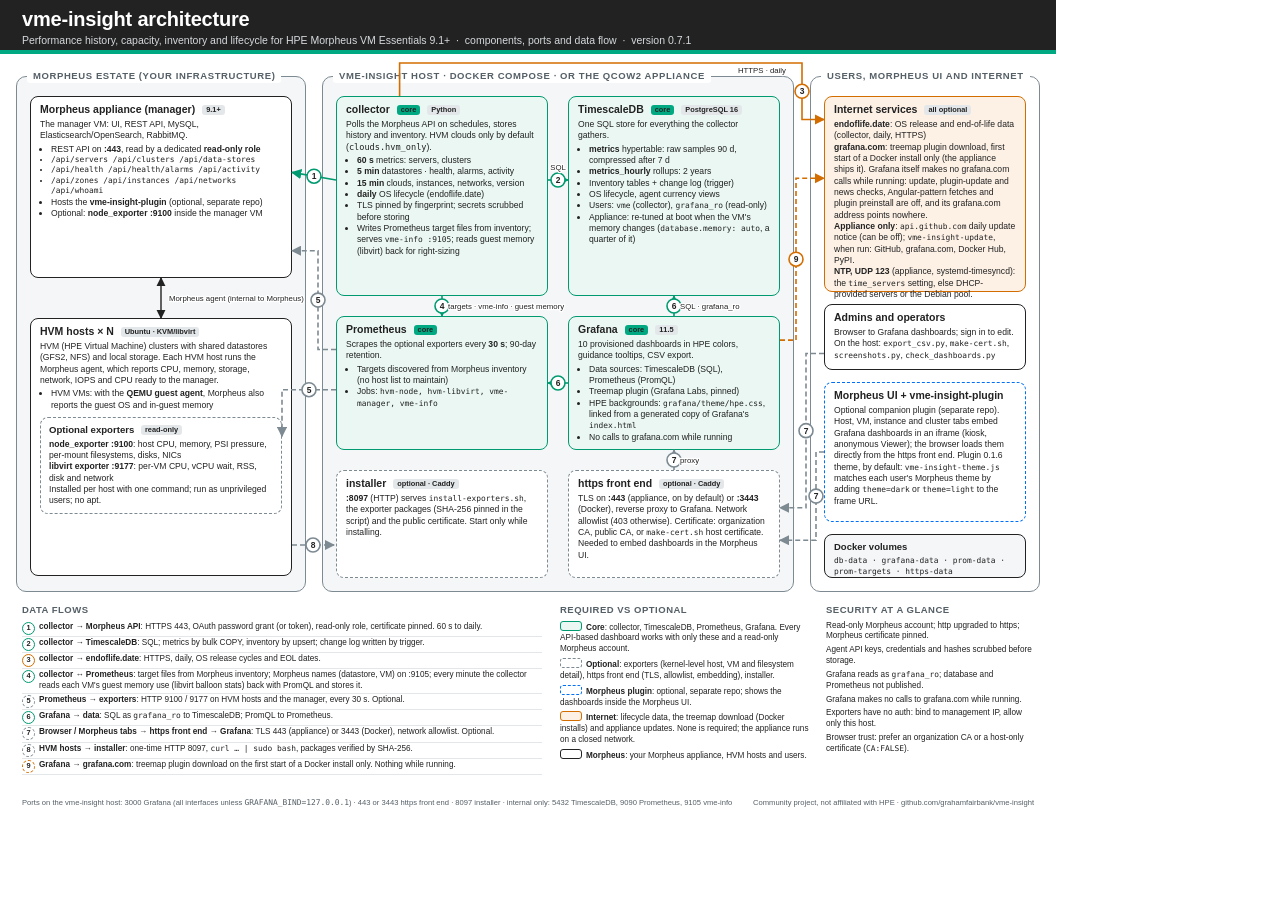
<file: docs/architecture/architecture.html>
<!doctype html>
<html lang="en">
<head>
<meta charset="utf-8">
<title>vme-insight architecture</title>
<style>
  @page { size: 11in 8.5in; margin: 0; }
  /* HPE Design System colors, as in the dashboards (vme-insight 0.7.0). Text is ink or muted (4.5:1 or more);
     the palette colors are used for borders, lines and fills (3:1 or more against their background). */
  :root {
    --ink: #222222; --muted: #555f66; --line: #7d8a92; --zone: #f4f6f7; --hair: #e3e7e9;
    --brand: #01a982; --core: #009a71; --core-bg: #eaf7f3; --opt: #7d8a92; --opt-bg: #ffffff;
    --ext: #d36d00; --ext-bg: #fdf1e6; --info: #0070f8; --info-bg: #eaf2fe; --mor: #222222; --dark: #222222;
  }
  * { box-sizing: border-box; }
  html, body { margin: 0; padding: 0; }
  body { width: 1056px; height: 816px; position: relative; overflow: hidden; background: #ffffff;
         font-family: "Inter", "Helvetica Neue", Helvetica, Arial, "Liberation Sans", sans-serif; color: var(--ink);
         -webkit-print-color-adjust: exact; print-color-adjust: exact; }
  .hbar { position: absolute; left: 0; top: 0; width: 1056px; height: 54px; background: var(--dark);
          border-bottom: 4px solid var(--brand); }
  h1 { position: absolute; left: 22px; top: 8px; margin: 0; font-size: 20px; font-weight: 700; letter-spacing: -0.2px; color: #ffffff; }
  .sub { position: absolute; left: 22px; top: 34px; font-size: 10.5px; color: #d5dadd; }
  .zone { position: absolute; border: 1px solid var(--line); background: var(--zone); border-radius: 10px; }
  .zone > .zt { position: absolute; left: 10px; top: -8px; background: #ffffff; padding: 0 6px; font-size: 9.5px; line-height: 14px;
                font-weight: 700; letter-spacing: 0.6px; text-transform: uppercase; color: var(--muted); border-radius: 3px; }
  .box { position: absolute; border-radius: 8px; padding: 6px 9px; font-size: 8.6px; line-height: 1.32; background: var(--core-bg);
         border: 1.5px solid var(--core); }
  .box.opt { border: 1.5px dashed var(--opt); background: var(--opt-bg); }
  .box.ext { border: 1.5px solid var(--ext); background: var(--ext-bg); }
  .box.mor { border: 1.5px solid var(--mor); background: #ffffff; }
  .box.plug { border: 1.5px dashed var(--info); background: #ffffff; }
  .box b.t { display: block; font-size: 10.5px; margin-bottom: 2px; }
  .box .tag { display: inline-block; font-size: 7.4px; font-weight: 700; padding: 0 4px; border-radius: 3px; margin-left: 4px;
              vertical-align: 1px; background: #e3e7e9; color: var(--ink); }
  .box .tag.c { background: var(--brand); color: var(--ink); }
  .box ul { margin: 2px 0 0 0; padding-left: 11px; }
  .box li { margin: 0; }
  .mono { font-family: "DejaVu Sans Mono", Menlo, Consolas, monospace; font-size: 7.9px; }
  svg#flows { position: absolute; left: 0; top: 0; width: 1056px; height: 816px; pointer-events: none; overflow: visible; }
  .badge { font-size: 8.5px; font-weight: 700; fill: #222222; }
  .lbl { font-size: 7.8px; fill: #222222; paint-order: stroke; stroke: #ffffff; stroke-width: 2.6px; stroke-linejoin: round; }
  .bottom { position: absolute; top: 604px; height: 180px; font-size: 8.2px; line-height: 1.32; }
  .bottom h3 { margin: 0 0 4px 0; font-size: 9.5px; letter-spacing: 0.5px; text-transform: uppercase; color: var(--muted); }
  table.flows { border-collapse: collapse; width: 100%; }
  table.flows td { padding: 1.1px 4px 1.1px 0; vertical-align: top; border-bottom: 1px solid var(--hair); }
  table.flows td.n { width: 16px; }
  .dot { display: inline-block; width: 13px; height: 13px; border-radius: 50%; background: #ffffff; border: 1.6px solid var(--core);
         color: var(--ink); font-size: 7.4px; font-weight: 700; text-align: center; line-height: 10px; }
  .dot.o { border: 1.6px dashed var(--opt); }
  .dot.x { border-color: var(--ext); }
  .bottom p { margin: 0 0 3px 0; }
  .key span.sw { display: inline-block; width: 22px; height: 10px; border-radius: 3px; vertical-align: -1px; margin-right: 4px; }
  footer { position: absolute; left: 22px; right: 22px; bottom: 8px; font-size: 7.6px; line-height: 1.3; color: var(--muted);
           display: flex; justify-content: space-between; gap: 16px; }
</style>
</head>
<body>
<div class="hbar"></div>
<h1>vme-insight architecture</h1>
<div class="sub">Performance history, capacity, inventory and lifecycle for HPE Morpheus VM Essentials 9.1+ &nbsp;·&nbsp; components, ports and data flow &nbsp;·&nbsp; version 0.7.1</div>

<!-- ============================== zones -->
<div class="zone" style="left:16px; top:76px; width:290px; height:516px;"><div class="zt">Morpheus estate (your infrastructure)</div></div>
<div class="zone" style="left:322px; top:76px; width:472px; height:516px;"><div class="zt">vme-insight host · Docker Compose · or the QCOW2 appliance</div></div>
<div class="zone" style="left:810px; top:76px; width:230px; height:516px; background:#ffffff;"><div class="zt">Users, Morpheus UI and internet</div></div>

<!-- ============================== Morpheus estate -->
<div class="box mor" id="manager" style="left:30px; top:96px; width:262px; height:182px;">
  <b class="t">Morpheus appliance (manager) <span class="tag">9.1+</span></b>
  The manager VM: UI, REST API, MySQL, Elasticsearch/OpenSearch, RabbitMQ.
  <ul>
    <li>REST API on <b>:443</b>, read by a dedicated <b>read-only role</b></li>
    <li class="mono">/api/servers /api/clusters /api/data-stores</li>
    <li class="mono">/api/health /api/health/alarms /api/activity</li>
    <li class="mono">/api/zones /api/instances /api/networks /api/whoami</li>
    <li>Hosts the <b>vme-insight-plugin</b> (optional, separate repo)</li>
    <li>Optional: <b>node_exporter :9100</b> inside the manager VM</li>
  </ul>
</div>

<div class="box mor" id="hosts" style="left:30px; top:318px; width:262px; height:258px;">
  <b class="t">HVM hosts × N <span class="tag">Ubuntu · KVM/libvirt</span></b>
  HVM (HPE Virtual Machine) clusters with shared datastores (GFS2, NFS) and local storage. Each HVM host runs the
  Morpheus agent, which reports CPU, memory, storage, network, IOPS and CPU ready to the manager.
  <ul>
    <li>HVM VMs: with the <b>QEMU guest agent</b>, Morpheus also reports the guest OS and in-guest memory</li>
  </ul>
  <div class="box opt" id="exporters" style="position:relative; margin-top:6px; left:0; top:0; width:100%; padding:6px 8px;">
    <b class="t" style="font-size:9.6px;">Optional exporters <span class="tag">read-only</span></b>
    <b>node_exporter :9100</b>: host CPU, memory, PSI pressure, per-mount filesystems, disks, NICs<br>
    <b>libvirt exporter :9177</b>: per-VM CPU, vCPU wait, RSS, disk and network<br>
    Installed per host with one command; run as unprivileged users; no apt.
  </div>
</div>

<!-- ============================== vme-insight host -->
<div class="box" id="collector" style="left:336px; top:96px; width:212px; height:200px;">
  <b class="t">collector <span class="tag c">core</span> <span class="tag">Python</span></b>
  Polls the Morpheus API on schedules, stores history and inventory. HVM clouds only by default (<code>clouds.hvm_only</code>).
  <ul>
    <li><b>60 s</b> metrics: servers, clusters</li>
    <li><b>5 min</b> datastores · health, alarms, activity</li>
    <li><b>15 min</b> clouds, instances, networks, version</li>
    <li><b>daily</b> OS lifecycle (endoflife.date)</li>
    <li>TLS pinned by fingerprint; secrets scrubbed before storing</li>
    <li>Writes Prometheus target files from inventory; serves <span class="mono">vme-info :9105</span>; reads guest memory (libvirt) back for right-sizing</li>
  </ul>
</div>

<div class="box" id="tsdb" style="left:568px; top:96px; width:212px; height:200px;">
  <b class="t">TimescaleDB <span class="tag c">core</span> <span class="tag">PostgreSQL 16</span></b>
  One SQL store for everything the collector gathers.
  <ul>
    <li><b>metrics</b> hypertable: raw samples 90 d, compressed after 7 d</li>
    <li><b>metrics_hourly</b> rollups: 2 years</li>
    <li>Inventory tables + change log (trigger)</li>
    <li>OS lifecycle, agent currency views</li>
    <li>Users: <span class="mono">vme</span> (collector), <span class="mono">grafana_ro</span> (read-only)</li>
    <li>Appliance: re-tuned at boot when the VM's memory changes (<span class="mono">database.memory: auto</span>, a quarter of it)</li>
  </ul>
</div>

<div class="box" id="prom" style="left:336px; top:316px; width:212px; height:134px;">
  <b class="t">Prometheus <span class="tag c">core</span></b>
  Scrapes the optional exporters every <b>30 s</b>; 90-day retention.
  <ul>
    <li>Targets discovered from Morpheus inventory (no host list to maintain)</li>
    <li>Jobs: <span class="mono">hvm-node, hvm-libvirt, vme-manager, vme-info</span></li>
  </ul>
</div>

<div class="box" id="grafana" style="left:568px; top:316px; width:212px; height:134px;">
  <b class="t">Grafana <span class="tag c">core</span> <span class="tag">11.5</span></b>
  10 provisioned dashboards in HPE colors, guidance tooltips, CSV export.
  <ul>
    <li>Data sources: TimescaleDB (SQL), Prometheus (PromQL)</li>
    <li>Treemap plugin (Grafana Labs, pinned)</li>
    <li>HPE backgrounds: <span class="mono">grafana/theme/hpe.css</span>, linked from a generated copy of Grafana's <span class="mono">index.html</span></li>
    <li>No calls to grafana.com while running</li>
  </ul>
</div>

<div class="box opt" id="installer" style="left:336px; top:470px; width:212px; height:108px;">
  <b class="t">installer <span class="tag">optional · Caddy</span></b>
  <b>:8097</b> (HTTP) serves <span class="mono">install-exporters.sh</span>, the exporter packages
  (SHA-256 pinned in the script) and the public certificate. Start only while installing.
</div>

<div class="box opt" id="https" style="left:568px; top:470px; width:212px; height:108px;">
  <b class="t">https front end <span class="tag">optional · Caddy</span></b>
  TLS on <b>:443</b> (appliance, on by default) or <b>:3443</b> (Docker), reverse proxy to Grafana.
  Network allowlist (403 otherwise). Certificate: organization CA, public CA, or <span class="mono">make-cert.sh</span>
  host certificate. Needed to embed dashboards in the Morpheus UI.
</div>

<!-- ============================== right column -->
<div class="box ext" id="internet" style="left:824px; top:96px; width:202px; height:196px;">
  <b class="t">Internet services <span class="tag">all optional</span></b>
  <b>endoflife.date</b>: OS release and end-of-life data (collector, daily, HTTPS)<br>
  <b>grafana.com</b>: treemap plugin download, first start of a Docker install only (the appliance ships it).
  Grafana itself makes no grafana.com calls while running: update, plugin-update and news checks, Angular-pattern
  fetches and plugin preinstall are off, and its grafana.com address points nowhere.<br>
  <b>Appliance only</b>: <span class="mono">api.github.com</span> daily update notice (can be off);
  <span class="mono">vme-insight-update</span>, when run: GitHub, grafana.com, Docker Hub, PyPI.<br>
  <b>NTP, UDP 123</b> (appliance, systemd-timesyncd): the <span class="mono">time_servers</span> setting, else
  DHCP-provided servers or the Debian pool.
</div>

<div class="box mor" id="browser" style="left:824px; top:304px; width:202px; height:66px;">
  <b class="t">Admins and operators</b>
  Browser to Grafana dashboards; sign in to edit.
  On the host: <span class="mono">export_csv.py</span>, <span class="mono">make-cert.sh</span>,
  <span class="mono">screenshots.py</span>, <span class="mono">check_dashboards.py</span>
</div>

<div class="box plug" id="vmeui" style="left:824px; top:382px; width:202px; height:140px;">
  <b class="t">Morpheus UI + vme-insight-plugin</b>
  Optional companion plugin (separate repo). Host, VM, instance and cluster tabs embed Grafana dashboards in an
  iframe (kiosk, anonymous Viewer); the browser loads them directly from the https front end.
  Plugin 0.1.6 theme, by default: <span class="mono">vme-insight-theme.js</span> matches each user's Morpheus theme
  by adding <span class="mono">theme=dark</span> or <span class="mono">theme=light</span> to the frame URL.
</div>

<div class="box mor" id="docker" style="left:824px; top:534px; width:202px; height:44px; background:#f4f6f7;">
  <b class="t" style="font-size:9.5px; margin-bottom:1px;">Docker volumes</b>
  <span class="mono">db-data · grafana-data · prom-data · prom-targets · https-data</span>
</div>

<svg id="flows" xmlns="http://www.w3.org/2000/svg">
  <defs>
    <marker id="ahc" viewBox="0 0 10 10" refX="9" refY="5" markerWidth="6.5" markerHeight="6.5" orient="auto-start-reverse">
      <path d="M0,0 L10,5 L0,10 z" fill="#009a71"/></marker>
    <marker id="ahx" viewBox="0 0 10 10" refX="9" refY="5" markerWidth="6.5" markerHeight="6.5" orient="auto-start-reverse">
      <path d="M0,0 L10,5 L0,10 z" fill="#d36d00"/></marker>
    <marker id="ahg" viewBox="0 0 10 10" refX="9" refY="5" markerWidth="6.5" markerHeight="6.5" orient="auto-start-reverse">
      <path d="M0,0 L10,5 L0,10 z" fill="#7d8a92"/></marker>
    <marker id="ahk" viewBox="0 0 10 10" refX="9" refY="5" markerWidth="6.5" markerHeight="6.5" orient="auto-start-reverse">
      <path d="M0,0 L10,5 L0,10 z" fill="#222222"/></marker>
  </defs>
</svg>

<!-- ============================== bottom band -->
<div class="bottom" style="left:22px; width:520px;">
  <h3>Data flows</h3>
  <table class="flows">
    <tr><td class="n"><span class="dot">1</span></td><td><b>collector → Morpheus API</b>: HTTPS 443, OAuth password grant (or token), read-only role, certificate pinned. 60 s to daily.</td></tr>
    <tr><td class="n"><span class="dot">2</span></td><td><b>collector → TimescaleDB</b>: SQL; metrics by bulk COPY, inventory by upsert; change log written by trigger.</td></tr>
    <tr><td class="n"><span class="dot x">3</span></td><td><b>collector → endoflife.date</b>: HTTPS, daily, OS release cycles and EOL dates.</td></tr>
    <tr><td class="n"><span class="dot">4</span></td><td><b>collector ↔ Prometheus</b>: target files from Morpheus inventory; Morpheus names (datastore, VM) on :9105; every minute the collector reads each VM's guest memory use (libvirt balloon stats) back with PromQL and stores it.</td></tr>
    <tr><td class="n"><span class="dot o">5</span></td><td><b>Prometheus → exporters</b>: HTTP 9100 / 9177 on HVM hosts and the manager, every 30 s. Optional.</td></tr>
    <tr><td class="n"><span class="dot">6</span></td><td><b>Grafana → data</b>: SQL as <span class="mono">grafana_ro</span> to TimescaleDB; PromQL to Prometheus.</td></tr>
    <tr><td class="n"><span class="dot o">7</span></td><td><b>Browser / Morpheus tabs → https front end → Grafana</b>: TLS 443 (appliance) or 3443 (Docker), network allowlist. Optional.</td></tr>
    <tr><td class="n"><span class="dot o">8</span></td><td><b>HVM hosts → installer</b>: one-time HTTP 8097, <span class="mono">curl … | sudo bash</span>, packages verified by SHA-256.</td></tr>
    <tr><td class="n"><span class="dot o x">9</span></td><td><b>Grafana → grafana.com</b>: treemap plugin download on the first start of a Docker install only. Nothing while running.</td></tr>
  </table>
</div>

<div class="bottom" style="left:560px; width:250px;">
  <h3>Required vs optional</h3>
  <p class="key"><span class="sw" style="background:var(--core-bg); border:1.5px solid var(--core);"></span><b>Core</b>: collector, TimescaleDB, Prometheus, Grafana. Every API-based dashboard works with only these and a read-only Morpheus account.</p>
  <p class="key"><span class="sw" style="border:1.5px dashed var(--opt);"></span><b>Optional</b>: exporters (kernel-level host, VM and filesystem detail), https front end (TLS, allowlist, embedding), installer.</p>
  <p class="key"><span class="sw" style="border:1.5px dashed var(--info);"></span><b>Morpheus plugin</b>: optional, separate repo; shows the dashboards inside the Morpheus UI.</p>
  <p class="key"><span class="sw" style="background:var(--ext-bg); border:1.5px solid var(--ext);"></span><b>Internet</b>: lifecycle data, the treemap download (Docker installs) and appliance updates. None is required; the appliance runs on a closed network.</p>
  <p class="key"><span class="sw" style="border:1.5px solid var(--mor);"></span><b>Morpheus</b>: your Morpheus appliance, HVM hosts and users.</p>
</div>

<div class="bottom" style="left:826px; width:208px;">
  <h3>Security at a glance</h3>
  <p>Read-only Morpheus account; http upgraded to https; Morpheus certificate pinned.</p>
  <p>Agent API keys, credentials and hashes scrubbed before storage.</p>
  <p>Grafana reads as <span class="mono">grafana_ro</span>; database and Prometheus not published.</p>
  <p>Grafana makes no calls to grafana.com while running.</p>
  <p>Exporters have no auth: bind to management IP, allow only this host.</p>
  <p>Browser trust: prefer an organization CA or a host-only certificate (<span class="mono">CA:FALSE</span>).</p>
</div>

<footer>
  <span>Ports on the vme-insight host: 3000 Grafana (all interfaces unless <span class="mono">GRAFANA_BIND=127.0.0.1</span>) · 443 or 3443 https front end · 8097 installer · internal only: 5432 TimescaleDB, 9090 Prometheus, 9105 vme-info</span>
  <span style="white-space:nowrap;">Community project, not affiliated with HPE · github.com/grahamfairbank/vme-insight</span>
</footer>

<script>
// Draw data-flow connectors between boxes. Each path is a list of points; strings are
// "id:side:frac" anchors on a box edge, arrays are absolute points.
function anchor(spec) {
  if (Array.isArray(spec)) return spec;
  const [id, side, frac] = spec.split(':');
  const el = document.getElementById(id), r = el.getBoundingClientRect();
  const f = frac === undefined ? 0.5 : parseFloat(frac);
  return { l: [r.left, r.top + r.height * f], r: [r.right, r.top + r.height * f],
           t: [r.left + r.width * f, r.top], b: [r.left + r.width * f, r.bottom] }[side];
}
const svg = document.getElementById('flows'), NS = 'http://www.w3.org/2000/svg';
// kind: core (green, solid), opt (gray, dashed), ext (orange, solid), extopt (orange, dashed)
const KIND = { core: ['#009a71', 'url(#ahc)', false], opt: ['#7d8a92', 'url(#ahg)', true],
               ext: ['#d36d00', 'url(#ahx)', false], extopt: ['#d36d00', 'url(#ahx)', true] };
function flow(points, n, kind, badgeAt, label) {
  const [stroke, marker, dashed] = KIND[kind];
  const pts = points.map(p => typeof p === 'function' ? p() : anchor(p));
  const path = document.createElementNS(NS, 'path');
  path.setAttribute('d', pts.map((p, i) => (i ? 'L' : 'M') + p[0].toFixed(1) + ',' + p[1].toFixed(1)).join(' '));
  path.setAttribute('fill', 'none');
  path.setAttribute('stroke', stroke);
  path.setAttribute('stroke-width', '1.6');
  if (dashed) path.setAttribute('stroke-dasharray', '5 3');
  path.setAttribute('marker-end', marker);
  svg.appendChild(path);
  // badge on the chosen segment's midpoint: white disc, colored ring, dark number
  const i = Math.min(badgeAt || 0, pts.length - 2), a = pts[i], b = pts[i + 1];
  const x = (a[0] + b[0]) / 2, y = (a[1] + b[1]) / 2;
  const c = document.createElementNS(NS, 'circle');
  c.setAttribute('cx', x); c.setAttribute('cy', y); c.setAttribute('r', 7);
  c.setAttribute('fill', '#ffffff'); c.setAttribute('stroke', stroke); c.setAttribute('stroke-width', '1.6');
  svg.appendChild(c);
  const t = document.createElementNS(NS, 'text');
  t.setAttribute('x', x); t.setAttribute('y', y + 3); t.setAttribute('text-anchor', 'middle'); t.setAttribute('class', 'badge');
  t.textContent = n; svg.appendChild(t);
  if (label) {
    const l = document.createElementNS(NS, 'text');
    l.setAttribute('x', x + label[1]); l.setAttribute('y', y + label[2]); l.setAttribute('class', 'lbl');
    l.setAttribute('text-anchor', label[3] || 'middle'); l.textContent = label[0]; svg.appendChild(l);
  }
}
const X = (id, side) => anchor(id + ':' + side);
// 1 collector -> Morpheus appliance (API)
flow(['collector:l:0.42', 'manager:r:0.42'], 1, 'core', 0);
// 2 collector -> TimescaleDB
flow(['collector:r:0.42', 'tsdb:l:0.42'], 2, 'core', 0, ['SQL', 0, -10]);
// 3 collector -> endoflife.date (over the top)
flow(['collector:t:0.3', () => [anchor('collector:t:0.3')[0], 63], () => [802, 63], () => [802, anchor('internet:l:0.12')[1]], 'internet:l:0.12'], 3, 'ext', 2);
(function () {   // label in the strip under the line, between the zone titles
  const t = document.createElementNS(NS, 'text'); t.setAttribute('x', 786); t.setAttribute('y', 72.5);
  t.setAttribute('text-anchor', 'end'); t.setAttribute('class', 'lbl'); t.textContent = 'HTTPS · daily'; svg.appendChild(t);
})();
// 4 collector -> Prometheus (targets)
flow(['collector:b:0.5', 'prom:t:0.5'], 4, 'core', 0, ['targets · vme-info · guest memory', 6, 3, 'start']);
// 5 Prometheus -> exporters on HVM hosts, and -> manager node_exporter
flow(['prom:l:0.55', () => [X('exporters','r')[0] + 0, anchor('prom:l:0.55')[1]], 'exporters:r:0.2'], 5, 'opt', 0);
flow(['prom:l:0.25', () => [318, anchor('prom:l:0.25')[1]], () => [318, anchor('manager:r:0.85')[1]], 'manager:r:0.85'], 5, 'opt', 1);
// 6 Grafana -> TimescaleDB (SQL) and -> Prometheus (PromQL)
flow(['grafana:t:0.5', 'tsdb:b:0.5'], 6, 'core', 0, ['SQL · grafana_ro', 6, 3, 'start']);
flow(['grafana:l:0.5', 'prom:r:0.5'], 6, 'core', 0);
// 7 browser and Morpheus UI -> https front end -> Grafana
flow(['browser:l:0.75', () => [806, anchor('browser:l:0.75')[1]], () => [806, anchor('https:r:0.35')[1]], 'https:r:0.35'], 7, 'opt', 1);
flow(['vmeui:l:0.5', () => [816, anchor('vmeui:l:0.5')[1]], () => [816, anchor('https:r:0.65')[1]], 'https:r:0.65'], 7, 'opt', 1);
flow(['https:t:0.5', 'grafana:b:0.5'], 7, 'opt', 0, ['proxy', 6, 3, 'start']);
// 8 HVM hosts -> installer (one time)
flow(['hosts:r:0.88', () => [anchor('installer:l:0.5')[0] - 2, anchor('hosts:r:0.88')[1]]], 8, 'opt', 0);
// 9 Grafana -> grafana.com: treemap download, first start of a Docker install only
flow(['grafana:r:0.18', () => [796, anchor('grafana:r:0.18')[1]], () => [796, anchor('internet:l:0.42')[1]], 'internet:l:0.42'], 9, 'extopt', 1);
// manager <-> HVM hosts: Morpheus agent (internal to Morpheus)
(function () {
  const a = anchor('hosts:t:0.5'), b = anchor('manager:b:0.5');
  const p = document.createElementNS(NS, 'path');
  p.setAttribute('d', `M${a[0]},${a[1]} L${b[0]},${b[1]}`); p.setAttribute('stroke', '#222222'); p.setAttribute('stroke-width', '1.4');
  p.setAttribute('marker-end', 'url(#ahk)'); p.setAttribute('marker-start', 'url(#ahk)'); svg.appendChild(p);
  const t = document.createElementNS(NS, 'text'); t.setAttribute('x', a[0] + 8); t.setAttribute('y', (a[1] + b[1]) / 2 + 3);
  t.setAttribute('class', 'lbl'); t.textContent = 'Morpheus agent (internal to Morpheus)'; svg.appendChild(t);
})();
document.body.setAttribute('data-ready', '1');
</script>
</body>
</html>
</file>
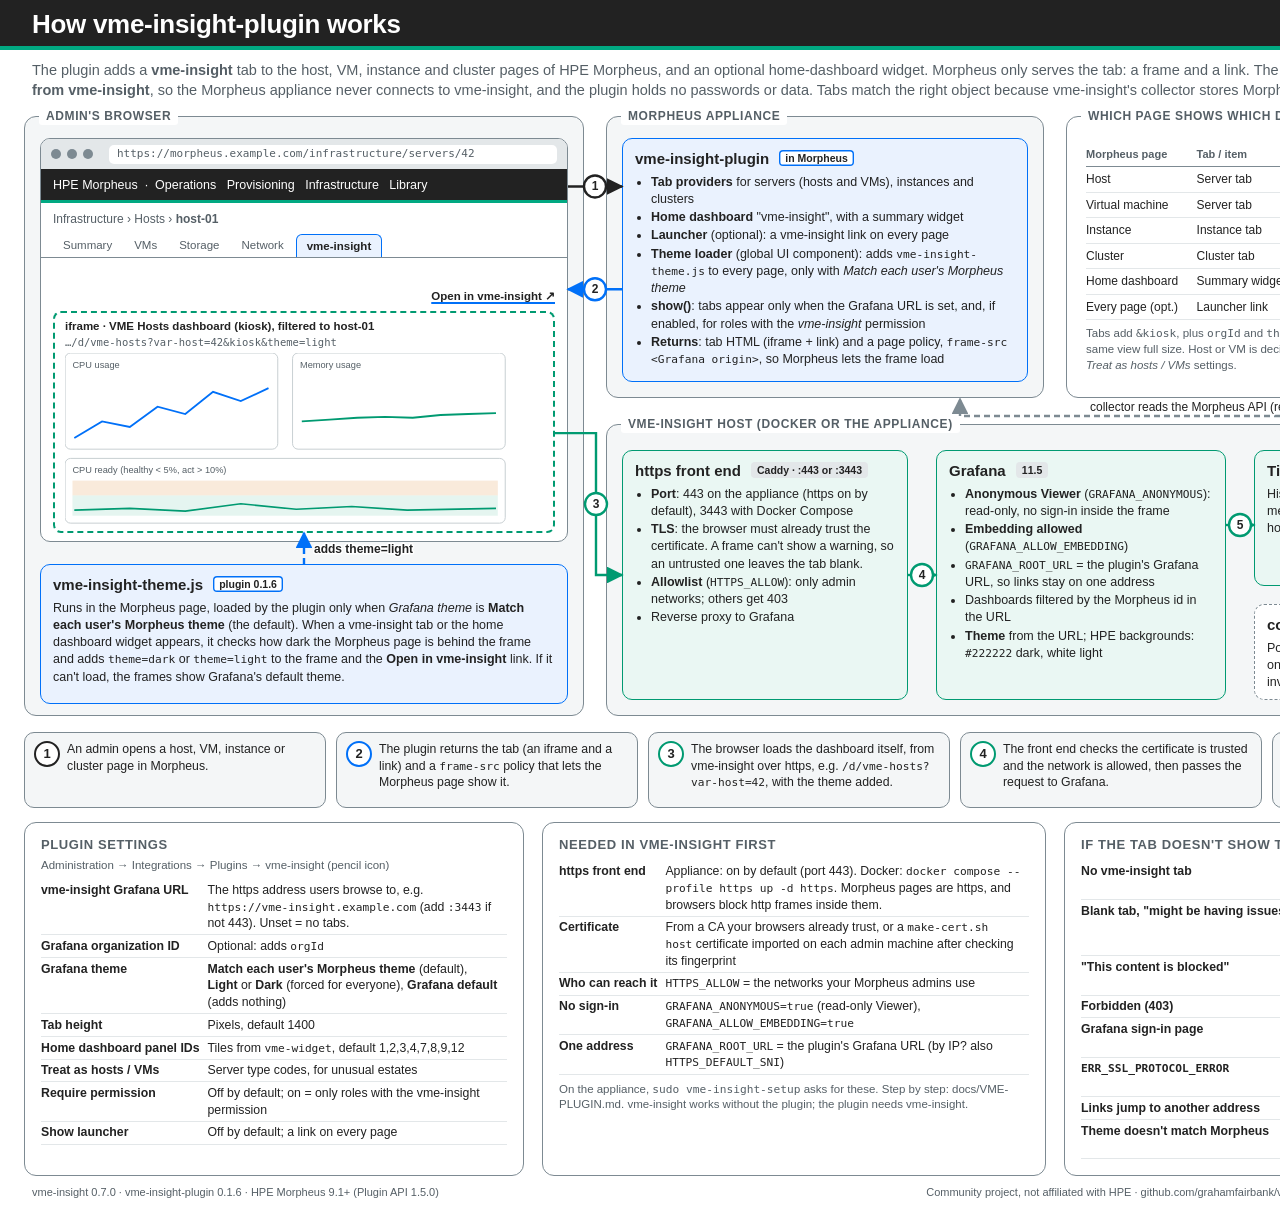
<file: docs/architecture/plugin.html>
<!doctype html>
<html lang="en">
<head>
<meta charset="utf-8">
<title>How vme-insight-plugin works</title>
<style>
  /* HPE Design System colors, as in the dashboards (vme-insight 0.7.0). Text is ink or muted (4.5:1 or more);
     the palette colors are used for borders, lines and fills (3:1 or more against their background). */
  :root {
    --ink: #222222; --muted: #555f66; --line: #7d8a92; --zone: #f4f6f7; --hair: #e3e7e9;
    --brand: #01a982; --core: #009a71; --core-bg: #eaf7f3; --info: #0070f8; --info-bg: #eaf2fe;
    --warn: #d36d00; --crit: #ec3331; --off: #7d8a92; --mor: #222222; --dark: #222222;
  }
  * { box-sizing: border-box; }
  html, body { margin: 0; padding: 0; }
  body { width: 1600px; height: 1210px; position: relative; overflow: hidden; background: #ffffff;
         font-family: "Inter", "Helvetica Neue", Helvetica, Arial, "Liberation Sans", sans-serif; color: var(--ink);
         -webkit-print-color-adjust: exact; print-color-adjust: exact; }
  .hbar { position: absolute; left: 0; top: 0; width: 1600px; height: 50px; background: var(--dark); border-bottom: 4px solid var(--brand); }
  h1 { position: absolute; left: 32px; top: 9px; margin: 0; font-size: 26px; letter-spacing: -0.3px; color: #ffffff; }
  .sub { position: absolute; left: 32px; top: 60px; width: 1536px; font-size: 14.5px; color: var(--muted); line-height: 1.4; }
  .zone { position: absolute; border: 1px solid var(--line); background: var(--zone); border-radius: 12px; }
  .zt { position: absolute; left: 14px; top: -10px; background: #ffffff; padding: 0 7px; font-size: 12px; line-height: 18px; font-weight: 700;
        letter-spacing: 0.6px; text-transform: uppercase; color: var(--muted); border-radius: 3px; }
  .box { position: absolute; border-radius: 10px; padding: 10px 12px; font-size: 12.5px; line-height: 1.38; background: #ffffff;
         border: 1.6px solid var(--mor); }
  .box b.t { display: block; font-size: 15px; margin-bottom: 4px; }
  .plug { border-color: var(--info); background: var(--info-bg); }
  .core { border-color: var(--core); background: var(--core-bg); }
  .gray { border: 1.6px dashed var(--off); background: #ffffff; }
  .tag { display: inline-block; font-size: 10.5px; font-weight: 700; padding: 1px 6px; border-radius: 4px; margin-left: 6px;
         vertical-align: 2px; background: #e3e7e9; color: var(--ink); }
  .tag.p { background: #ffffff; color: var(--ink); box-shadow: inset 0 0 0 1.4px var(--info); }
  .tag.c { background: var(--brand); color: var(--ink); }
  .mono { font-family: "DejaVu Sans Mono", Menlo, Consolas, monospace; font-size: 11.2px; }
  ul { margin: 3px 0 0 0; padding-left: 16px; } li { margin: 1px 0; }
  /* browser mock-up */
  .browser { position: absolute; border: 1.6px solid var(--line); border-radius: 10px; background: #ffffff; overflow: hidden; }
  .bar { height: 30px; background: #e3e7e9; display: flex; align-items: center; padding: 0 10px; gap: 6px; }
  .dot { width: 10px; height: 10px; border-radius: 50%; background: #7d8a92; }
  .url { margin-left: 10px; flex: 1; height: 19px; border-radius: 5px; background: #ffffff; font-size: 11px; color: var(--muted);
         padding: 2px 8px; font-family: "DejaVu Sans Mono", monospace; }
  .vmehead { height: 34px; background: var(--dark); color: #ffffff; font-size: 12.5px; padding: 9px 12px; border-bottom: 3px solid var(--brand); }
  .crumb { padding: 9px 12px 0 12px; font-size: 12px; color: var(--muted); }
  .tabs { display: flex; gap: 2px; padding: 8px 12px 0 12px; border-bottom: 1px solid var(--line); }
  .tabs span { font-size: 11.5px; padding: 5px 10px; color: var(--muted); border-radius: 6px 6px 0 0; }
  .tabs span.on { background: var(--info-bg); color: var(--ink); font-weight: 700; border: 1.4px solid var(--info); border-bottom: none; }
  .frame { position: absolute; left: 12px; right: 12px; border: 2px dashed var(--core); border-radius: 8px; background: #ffffff; }
  .frame .fl { position: absolute; left: 10px; top: 7px; font-size: 11.5px; color: var(--ink); font-weight: 700; }
  .frame .fu { position: absolute; left: 10px; top: 23px; font-size: 10.5px; color: var(--muted); font-family: "DejaVu Sans Mono", monospace; }
  .open { position: absolute; right: 12px; font-size: 11.5px; color: var(--ink); font-weight: 700;
          text-decoration: underline; text-decoration-color: var(--info); text-decoration-thickness: 2px; text-underline-offset: 2px; }
  svg.chart { position: absolute; left: 10px; right: 10px; }
  table.map { border-collapse: collapse; width: 100%; font-size: 12px; }
  table.map th { text-align: left; font-size: 11px; color: var(--muted); font-weight: 700; padding: 3px 6px 4px 0; border-bottom: 1px solid var(--line); }
  table.map td { padding: 4px 6px 4px 0; border-bottom: 1px solid var(--hair); vertical-align: top; }
  .card { position: absolute; top: 822px; height: 354px; border: 1px solid var(--line); border-radius: 12px; padding: 13px 16px;
          font-size: 12.3px; line-height: 1.36; background: #ffffff; }
  .card h3 { margin: 0 0 7px 0; font-size: 13px; letter-spacing: 0.6px; text-transform: uppercase; color: var(--muted); }
  .card table { border-collapse: collapse; width: 100%; }
  .card td { padding: 2.5px 8px 2.5px 0; vertical-align: top; border-bottom: 1px solid var(--hair); }
  .card td:first-child { white-space: nowrap; font-weight: 600; }
  .steps { position: absolute; left: 24px; top: 732px; width: 1550px; height: 76px; display: flex; gap: 10px; }
  .step { flex: 1; border-radius: 10px; padding: 8px 10px 8px 42px; position: relative; font-size: 12.3px; line-height: 1.35;
          background: #f4f6f7; border: 1px solid var(--line); }
  .step .n { position: absolute; left: 9px; top: 8px; width: 26px; height: 26px; border-radius: 50%; color: var(--ink); font-weight: 700;
             font-size: 13px; text-align: center; line-height: 21px; background: #ffffff; border: 2.4px solid var(--mor); }
  .badge { font-size: 12px; font-weight: 700; fill: #222222; }
  .lbl { font-size: 12px; fill: #222222; paint-order: stroke; stroke: #ffffff; stroke-width: 3px; stroke-linejoin: round; }
  .lbl.b { font-weight: 700; }
  svg#flows { position: absolute; left: 0; top: 0; width: 1600px; height: 1210px; pointer-events: none; overflow: visible; }
  footer { position: absolute; left: 32px; right: 32px; bottom: 12px; font-size: 11px; color: var(--muted);
           display: flex; justify-content: space-between; }
</style>
</head>
<body>
<div class="hbar"></div>
<h1>How vme-insight-plugin works</h1>
<div class="sub">The plugin adds a <b>vme-insight</b> tab to the host, VM, instance and cluster pages of HPE Morpheus, and an optional home-dashboard widget.
Morpheus only serves the tab: a frame and a link. The browser then loads the dashboard <b>directly from vme-insight</b>, so the Morpheus appliance never connects to vme-insight,
and the plugin holds no passwords or data. Tabs match the right object because vme-insight's collector stores Morpheus's own ids.</div>

<!-- ============ zones -->
<div class="zone" style="left:24px; top:116px; width:560px; height:600px;"><div class="zt">Admin's browser</div></div>
<div class="zone" id="mgrzone" style="left:606px; top:116px; width:438px; height:282px;"><div class="zt">Morpheus appliance</div></div>
<div class="zone" style="left:606px; top:424px; width:968px; height:292px;"><div class="zt">vme-insight host (Docker or the appliance)</div></div>
<div class="zone" style="left:1066px; top:116px; width:508px; height:282px; background:#ffffff;"><div class="zt">Which page shows which dashboard</div></div>

<!-- ============ browser mock-up -->
<div class="browser" id="browser" style="left:40px; top:138px; width:528px; height:404px;">
  <div class="bar"><span class="dot"></span><span class="dot"></span><span class="dot"></span><span class="url">https://morpheus.example.com/infrastructure/servers/42</span></div>
  <div class="vmehead">HPE Morpheus &nbsp;·&nbsp; Operations &nbsp; Provisioning &nbsp; Infrastructure &nbsp; Library</div>
  <div class="crumb">Infrastructure › Hosts › <b>host-01</b></div>
  <div class="tabs"><span>Summary</span><span>VMs</span><span>Storage</span><span>Network</span><span class="on" id="tab">vme-insight</span></div>
  <span class="open" style="top:150px;">Open in vme-insight ↗</span>
  <div class="frame" id="frame" style="top:172px; height:222px;">
    <span class="fl">iframe · VME Hosts dashboard (kiosk), filtered to host-01</span>
    <span class="fu">…/d/vme-hosts?var-host=42&amp;kiosk&amp;theme=light</span>
    <svg class="chart" viewBox="0 0 480 186" style="top:40px; height:172px; width:444px;" xmlns="http://www.w3.org/2000/svg">
      <g font-family="Helvetica, Arial, sans-serif" font-size="10" fill="#555f66">
        <rect x="0" y="0" width="230" height="104" rx="6" fill="#fff" stroke="#c4cbcf"/><text x="8" y="16">CPU usage</text>
        <polyline fill="none" stroke="#0070f8" stroke-width="2" points="10,92 40,74 70,80 100,58 130,66 160,42 190,52 220,38"/>
        <rect x="246" y="0" width="230" height="104" rx="6" fill="#fff" stroke="#c4cbcf"/><text x="254" y="16">Memory usage</text>
        <polyline fill="none" stroke="#009a71" stroke-width="2" points="256,74 286,72 316,70 346,69 376,70 406,67 436,66 466,65"/>
        <rect x="0" y="114" width="476" height="70" rx="6" fill="#fff" stroke="#c4cbcf"/><text x="8" y="130">CPU ready (healthy &lt; 5%, act &gt; 10%)</text>
        <rect x="8" y="138" width="460" height="16" fill="#d36d00" opacity="0.14"/>
        <rect x="8" y="154" width="460" height="22" fill="#009a71" opacity="0.10"/>
        <polyline fill="none" stroke="#009a71" stroke-width="1.8" points="10,170 70,168 130,171 190,163 250,169 310,166 370,170 466,168"/>
      </g>
    </svg>
  </div>
</div>

<div class="box plug" id="theme" style="left:40px; top:564px; width:528px; height:140px;">
  <b class="t">vme-insight-theme.js <span class="tag p">plugin 0.1.6</span></b>
  Runs in the Morpheus page, loaded by the plugin only when <i>Grafana theme</i> is <b>Match each user's Morpheus theme</b> (the default).
  When a vme-insight tab or the home dashboard widget appears, it checks how dark the Morpheus page is behind the frame and adds
  <span class="mono">theme=dark</span> or <span class="mono">theme=light</span> to the frame and the <b>Open in vme-insight</b> link.
  If it can't load, the frames show Grafana's default theme.
</div>

<!-- ============ Morpheus appliance -->
<div class="box plug" id="plugin" style="left:622px; top:138px; width:406px; height:244px;">
  <b class="t">vme-insight-plugin <span class="tag p">in Morpheus</span></b>
  <ul>
    <li><b>Tab providers</b> for servers (hosts and VMs), instances and clusters</li>
    <li><b>Home dashboard</b> "vme-insight", with a summary widget</li>
    <li><b>Launcher</b> (optional): a vme-insight link on every page</li>
    <li><b>Theme loader</b> (global UI component): adds <span class="mono">vme-insight-theme.js</span> to every page, only with <i>Match each user's Morpheus theme</i></li>
    <li><b>show()</b>: tabs appear only when the Grafana URL is set, and, if enabled, for roles with the <i>vme-insight</i> permission</li>
    <li><b>Returns</b>: tab HTML (iframe + link) and a page policy, <span class="mono">frame-src &lt;Grafana origin&gt;</span>, so Morpheus lets the frame load</li>
  </ul>
</div>

<!-- ============ page -> dashboard map -->
<div class="box" style="left:1082px; top:138px; width:476px; height:244px; border:none; padding:6px 4px; background:transparent;">
  <table class="map">
    <tr><th>Morpheus page</th><th>Tab / item</th><th>Opens (Morpheus id passed)</th></tr>
    <tr><td>Host</td><td>Server tab</td><td class="mono">/d/vme-hosts?var-host=&lt;id&gt;</td></tr>
    <tr><td>Virtual machine</td><td>Server tab</td><td class="mono">/d/vme-vms?var-vm=&lt;id&gt;</td></tr>
    <tr><td>Instance</td><td>Instance tab</td><td class="mono">/d/vme-vms?var-vm=&lt;each VM&gt;</td></tr>
    <tr><td>Cluster</td><td>Cluster tab</td><td class="mono">/d/vme-overview?var-cluster=&lt;id&gt;</td></tr>
    <tr><td>Home dashboard</td><td>Summary widget</td><td class="mono">/d-solo/vme-widget?panelId=…</td></tr>
    <tr><td>Every page (opt.)</td><td>Launcher link</td><td>Grafana in a new tab, no frame</td></tr>
  </table>
  <div style="font-size:11.5px; color:var(--muted); margin-top:6px;">Tabs add <span class="mono">&amp;kiosk</span>, plus <span class="mono">orgId</span> and <span class="mono">theme</span> when set; "Open in vme-insight ↗" opens the same view full size. Host or VM is decided from Morpheus's server type, or the plugin's <i>Treat as hosts / VMs</i> settings.</div>
</div>

<!-- ============ vme-insight host -->
<div class="box core" id="front" style="left:622px; top:450px; width:286px; height:250px;">
  <b class="t">https front end <span class="tag">Caddy · :443 or :3443</span></b>
  <ul>
    <li><b>Port</b>: 443 on the appliance (https on by default), 3443 with Docker Compose</li>
    <li><b>TLS</b>: the browser must already trust the certificate. A frame can't show a warning, so an untrusted one leaves the tab blank.</li>
    <li><b>Allowlist</b> (<span class="mono">HTTPS_ALLOW</span>): only admin networks; others get 403</li>
    <li>Reverse proxy to Grafana</li>
  </ul>
</div>
<div class="box core" id="grafana" style="left:936px; top:450px; width:290px; height:250px;">
  <b class="t">Grafana <span class="tag">11.5</span></b>
  <ul>
    <li><b>Anonymous Viewer</b> (<span class="mono">GRAFANA_ANONYMOUS</span>): read-only, no sign-in inside the frame</li>
    <li><b>Embedding allowed</b> (<span class="mono">GRAFANA_ALLOW_EMBEDDING</span>)</li>
    <li><span class="mono">GRAFANA_ROOT_URL</span> = the plugin's Grafana URL, so links stay on one address</li>
    <li>Dashboards filtered by the Morpheus id in the URL</li>
    <li><b>Theme</b> from the URL; HPE backgrounds: <span class="mono">#222222</span> dark, white light</li>
  </ul>
</div>
<div class="box core" id="data" style="left:1254px; top:450px; width:304px; height:136px;">
  <b class="t">TimescaleDB · Prometheus</b>
  History, inventory and lifecycle (SQL); exporter metrics (PromQL). Stored with Morpheus's own host, VM and cluster ids.
</div>
<div class="box gray" id="collector" style="left:1254px; top:604px; width:304px; height:96px;">
  <b class="t">collector</b>
  Polls the Morpheus API every minute with a read-only account. Separate from the plugin; doesn't involve the browser.
</div>

<svg id="flows" xmlns="http://www.w3.org/2000/svg">
  <defs>
    <marker id="ahk" viewBox="0 0 10 10" refX="9" refY="5" markerWidth="7" markerHeight="7" orient="auto-start-reverse"><path d="M0,0 L10,5 L0,10 z" fill="#222222"/></marker>
    <marker id="ahp" viewBox="0 0 10 10" refX="9" refY="5" markerWidth="7" markerHeight="7" orient="auto-start-reverse"><path d="M0,0 L10,5 L0,10 z" fill="#0070f8"/></marker>
    <marker id="ahc" viewBox="0 0 10 10" refX="9" refY="5" markerWidth="7" markerHeight="7" orient="auto-start-reverse"><path d="M0,0 L10,5 L0,10 z" fill="#009a71"/></marker>
    <marker id="ahg" viewBox="0 0 10 10" refX="9" refY="5" markerWidth="7" markerHeight="7" orient="auto-start-reverse"><path d="M0,0 L10,5 L0,10 z" fill="#7d8a92"/></marker>
  </defs>
</svg>

<div class="steps">
  <div class="step"><span class="n">1</span>An admin opens a host, VM, instance or cluster page in Morpheus.</div>
  <div class="step"><span class="n" style="border-color:#0070f8">2</span>The plugin returns the tab (an iframe and a link) and a <span class="mono">frame-src</span> policy that lets the Morpheus page show it.</div>
  <div class="step"><span class="n" style="border-color:#009a71">3</span>The browser loads the dashboard itself, from vme-insight over https, e.g. <span class="mono">/d/vme-hosts?var-host=42</span>, with the theme added.</div>
  <div class="step"><span class="n" style="border-color:#009a71">4</span>The front end checks the certificate is trusted and the network is allowed, then passes the request to Grafana.</div>
  <div class="step"><span class="n" style="border-color:#009a71">5</span>Grafana, as a read-only anonymous Viewer, queries the stored data for that Morpheus id and draws the dashboard.</div>
</div>

<!-- ============ bottom cards -->
<div class="card" style="left:24px; width:500px;">
  <h3>Plugin settings</h3>
  <div style="font-size:11.5px; color:var(--muted); margin:-3px 0 6px 0;">Administration → Integrations → Plugins → vme-insight (pencil icon)</div>
  <table>
    <tr><td>vme-insight Grafana URL</td><td>The https address users browse to, e.g. <span class="mono">https://vme-insight.example.com</span> (add <span class="mono">:3443</span> if not 443). Unset = no tabs.</td></tr>
    <tr><td>Grafana organization ID</td><td>Optional: adds <span class="mono">orgId</span></td></tr>
    <tr><td>Grafana theme</td><td><b>Match each user's Morpheus theme</b> (default), <b>Light</b> or <b>Dark</b> (forced for everyone), <b>Grafana default</b> (adds nothing)</td></tr>
    <tr><td>Tab height</td><td>Pixels, default 1400</td></tr>
    <tr><td>Home dashboard panel IDs</td><td>Tiles from <span class="mono">vme-widget</span>, default 1,2,3,4,7,8,9,12</td></tr>
    <tr><td>Treat as hosts / VMs</td><td>Server type codes, for unusual estates</td></tr>
    <tr><td>Require permission</td><td>Off by default; on = only roles with the vme-insight permission</td></tr>
    <tr><td>Show launcher</td><td>Off by default; a link on every page</td></tr>
  </table>
</div>

<div class="card" style="left:542px; width:504px;">
  <h3>Needed in vme-insight first</h3>
  <table>
    <tr><td>https front end</td><td>Appliance: on by default (port 443). Docker: <span class="mono">docker compose --profile https up -d https</span>. Morpheus pages are https, and browsers block http frames inside them.</td></tr>
    <tr><td>Certificate</td><td>From a CA your browsers already trust, or a <span class="mono">make-cert.sh host</span> certificate imported on each admin machine after checking its fingerprint</td></tr>
    <tr><td>Who can reach it</td><td><span class="mono">HTTPS_ALLOW</span> = the networks your Morpheus admins use</td></tr>
    <tr><td>No sign-in</td><td><span class="mono">GRAFANA_ANONYMOUS=true</span> (read-only Viewer), <span class="mono">GRAFANA_ALLOW_EMBEDDING=true</span></td></tr>
    <tr><td>One address</td><td><span class="mono">GRAFANA_ROOT_URL</span> = the plugin's Grafana URL (by IP? also <span class="mono">HTTPS_DEFAULT_SNI</span>)</td></tr>
  </table>
  <div style="font-size:11.5px; color:var(--muted); margin-top:7px;">On the appliance, <span class="mono">sudo vme-insight-setup</span> asks for these. Step by step: docs/VME-PLUGIN.md. vme-insight works without the plugin; the plugin needs vme-insight.</div>
</div>

<div class="card" style="left:1064px; width:510px;">
  <h3>If the tab doesn't show the dashboard</h3>
  <table>
    <tr><td>No vme-insight tab</td><td>Grafana URL not set, or <i>Require permission</i> on and the role lacks it</td></tr>
    <tr><td>Blank tab, "might be having issues"</td><td>This browser doesn't trust the certificate (on Windows: imported by double-click, as an intermediate)</td></tr>
    <tr><td>"This content is blocked"</td><td>Page policy: check the URL setting is saved (and its port), reload; plugin 0.1.1 or later</td></tr>
    <tr><td>Forbidden (403)</td><td>This network isn't in <span class="mono">HTTPS_ALLOW</span></td></tr>
    <tr><td>Grafana sign-in page</td><td>Anonymous viewing off, or Grafana not restarted</td></tr>
    <tr><td><span class="mono">ERR_SSL_PROTOCOL_ERROR</span></td><td>Browsing by IP: set <span class="mono">HTTPS_DEFAULT_SNI</span>, or use the name</td></tr>
    <tr><td>Links jump to another address</td><td>Plugin URL and <span class="mono">GRAFANA_ROOT_URL</span> differ</td></tr>
    <tr><td>Theme doesn't match Morpheus</td><td><i>Grafana theme</i> isn't set to match, or the theme script didn't load (reload the page)</td></tr>
  </table>
</div>

<footer>
  <span>vme-insight 0.7.0 · vme-insight-plugin 0.1.6 · HPE Morpheus 9.1+ (Plugin API 1.5.0)</span>
  <span>Community project, not affiliated with HPE · github.com/grahamfairbank/vme-insight · github.com/grahamfairbank/vme-insight-plugin</span>
</footer>

<script>
function anchor(spec) {
  if (Array.isArray(spec)) return spec;
  const [id, side, frac] = spec.split(':');
  const r = document.getElementById(id).getBoundingClientRect(), f = frac === undefined ? 0.5 : parseFloat(frac);
  return { l: [r.left, r.top + r.height * f], r: [r.right, r.top + r.height * f],
           t: [r.left + r.width * f, r.top], b: [r.left + r.width * f, r.bottom] }[side];
}
const svg = document.getElementById('flows'), NS = 'http://www.w3.org/2000/svg';
const COL = { mor: ['#222222', 'url(#ahk)'], plug: ['#0070f8', 'url(#ahp)'], core: ['#009a71', 'url(#ahc)'], gray: ['#7d8a92', 'url(#ahg)'] };
function flow(points, n, col, badgeAt, label, dashed) {
  const pts = points.map(p => typeof p === 'function' ? p() : anchor(p));
  const [stroke, marker] = COL[col];
  const path = document.createElementNS(NS, 'path');
  path.setAttribute('d', pts.map((p, i) => (i ? 'L' : 'M') + p[0].toFixed(1) + ',' + p[1].toFixed(1)).join(' '));
  path.setAttribute('fill', 'none'); path.setAttribute('stroke', stroke); path.setAttribute('stroke-width', '2.4');
  if (dashed) path.setAttribute('stroke-dasharray', '6 4');
  path.setAttribute('marker-end', marker); svg.appendChild(path);
  const i = Math.min(badgeAt || 0, pts.length - 2), a = pts[i], b = pts[i + 1];
  const x = (a[0] + b[0]) / 2, y = (a[1] + b[1]) / 2;
  if (n) {   // white disc, colored ring, dark number
    const c = document.createElementNS(NS, 'circle');
    c.setAttribute('cx', x); c.setAttribute('cy', y); c.setAttribute('r', 11); c.setAttribute('fill', '#ffffff');
    c.setAttribute('stroke', stroke); c.setAttribute('stroke-width', '2.4'); svg.appendChild(c);
    const t = document.createElementNS(NS, 'text');
    t.setAttribute('x', x); t.setAttribute('y', y + 4); t.setAttribute('text-anchor', 'middle'); t.setAttribute('class', 'badge');
    t.textContent = n; svg.appendChild(t);
  }
  if (label) for (const [k, line] of label[0].split('\n').entries()) {
    const l = document.createElementNS(NS, 'text');
    l.setAttribute('x', x + label[1]); l.setAttribute('y', y + label[2] + k * 14);
    l.setAttribute('class', 'lbl' + (k === 0 ? ' b' : '')); l.setAttribute('text-anchor', label[3] || 'start');
    l.textContent = line; svg.appendChild(l);
  }
}
// 1 browser opens a Morpheus page -> Morpheus appliance
flow(['browser:r:0.12', () => [anchor('plugin:l:0.18')[0], anchor('browser:r:0.12')[1]]], 1, 'mor', 0);
// 2 Morpheus returns the tab HTML + page policy
flow([() => [anchor('plugin:l:0.62')[0], anchor('plugin:l:0.62')[1]], () => [anchor('browser:r:0.45')[0], anchor('plugin:l:0.62')[1]]], 2, 'plug', 0);
// theme script sets theme=dark|light on the frame (inside the browser)
flow(['theme:t:0.5', 'frame:b:0.5'], null, 'plug', 0, ['adds theme=light', 10, 4], true);
// 3 browser loads the dashboard directly from vme-insight
flow(['frame:r:0.55', () => [596, anchor('frame:r:0.55')[1]], () => [596, anchor('front:l:0.5')[1]], 'front:l:0.5'], 3, 'core', 1);
// 4 front end -> Grafana
flow(['front:r:0.5', 'grafana:l:0.5'], 4, 'core', 0);
// 5 Grafana -> data
flow(['grafana:r:0.3', () => [anchor('data:l:0.6')[0], anchor('grafana:r:0.3')[1]]], 5, 'core', 0);
// collector reads the Morpheus API: around the outside, into the Morpheus appliance (not the plugin)
flow(['collector:r:0.5', () => [1566, anchor('collector:r:0.5')[1]], () => [1566, 416], () => [960, 416], () => [960, anchor('mgrzone:b:0.5')[1] + 1]], null, 'gray', 0, null, true);
(function () {
  const t = document.createElementNS(NS, 'text'); t.setAttribute('x', 1090); t.setAttribute('y', 411);
  t.setAttribute('class', 'lbl'); t.textContent = 'collector reads the Morpheus API (read-only account), separately from the plugin'; svg.appendChild(t);
})();
document.body.setAttribute('data-ready', '1');
</script>
</body>
</html>
</file>
